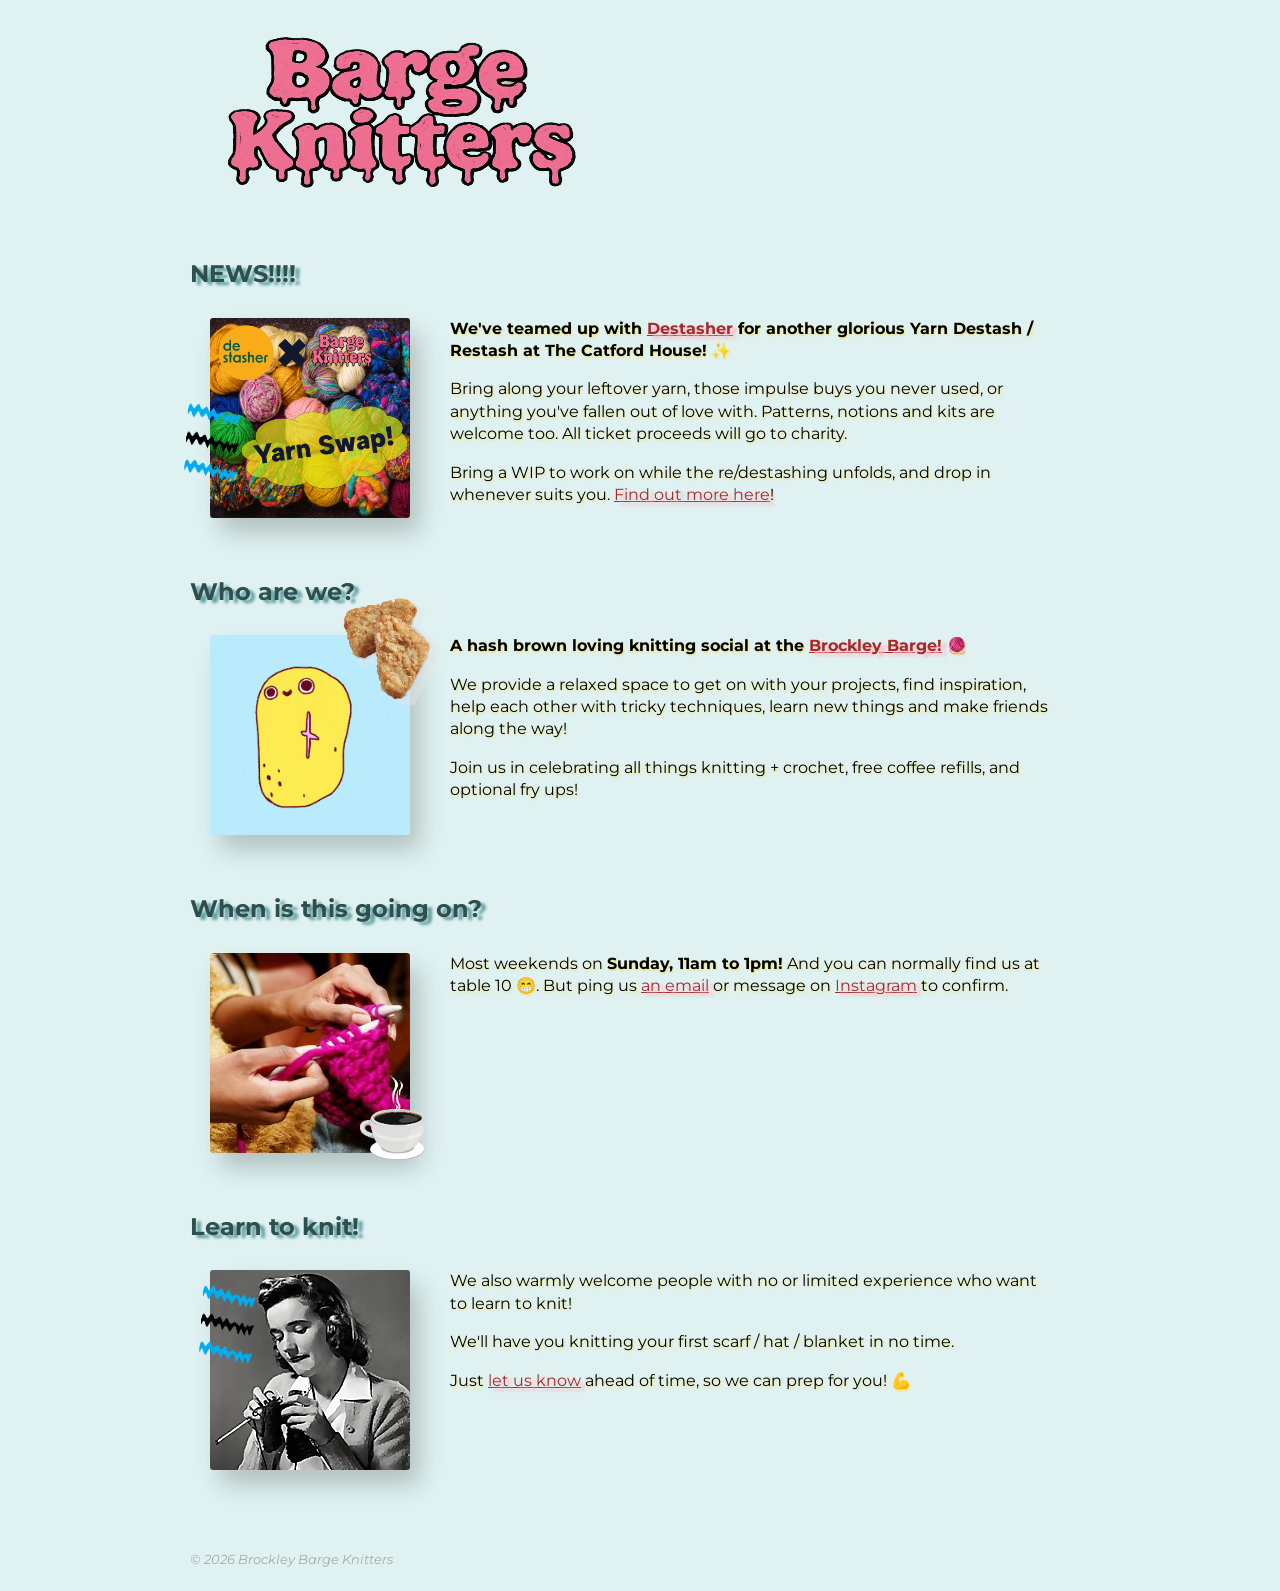
<file: index.html>
<!DOCTYPE html>
<html>

<head>
  <meta charset="utf-8">
  <title>Brockley Barge Knitters</title>
  <link rel="stylesheet" href="css/normalize.css">
  <link rel="stylesheet" href="css/styles.css">
  <link href="https://fonts.googleapis.com/css?family=Montserrat" rel="stylesheet">
  <link rel="shortcut icon" href="favicon.ico" type="image/x-icon" />
  <meta name="viewport" content="width=device-width, initial-scale=1.0">
  <meta property="og:title" content="Brockley Barge Knitters" />
  <meta property="og:type" content="website" />
  <meta property="og:url" content="https://www.bargeknitters.co.uk/" />
  <meta property="og:image" content="https://www.bargeknitters.co.uk/img/vintage.jpg" />
  <meta property="og:description" content="A knitting social at the Brockley Barge" />
</head>

<body>
  <div class="main-wrapper">
    <img class="title-logo" src="img/BargeKnitters.png" alt="Barge Knitters title logo">
    <!-- <h1 class="headline">BROCKLEY BARGE KNITTERS</h1> -->

    <!-- <div class="section">
      <h2 class="section-headline">NEWS!!!!</h2>
      <div class="section-content">
        <div class="hero with-icon">
          <img src="img/scrunchie-workshop.jpg" alt="">
          <img class="icon-4" src="img/waves.png" alt="">
        </div>
        <div>
          <p class="text"><strong>Saturday 30th May - Scrunchie Workshop at The Catford House!</strong> ✨</p>
          <p class="text">Learn a range of techniques and let your creativity loose to make the most cheerful scrunchies!</p>
          <p class="text">All ticket proceeds will be donated to Celia Hammond Animal Trust, who rescue and rehome over 1000 cats each year at their Lewisham centre alone.</p>
          <p class="text"><a class="text-link" href="https://www.outsavvy.com/event/35356/workshop-knit-a-quirky-scrunchie" target="_blank">Book your place here</a>!</p>
        </div>
      </div>
    </div> -->

    <div class="section">
      <h2 class="section-headline">NEWS!!!!</h2>
      <div class="section-content">
        <div class="hero with-icon">
          <img src="img/yarn-swap-barge.PNG" alt="">
          <img class="icon-4" src="img/waves.png" alt="">
        </div>
        <div>
          <p class="text"><strong>We've teamed up with <a class="text-link" href="https://www.destasher.co.uk/" target="_blank">Destasher</a> for another
              glorious Yarn Destash / Restash at The Catford House!</strong> ✨</p>
          <p class="text">Bring along your leftover yarn, those impulse buys you never used, or anything you've fallen out of love with. Patterns, notions and
            kits are welcome too. All ticket proceeds will go to charity.</p>
          <p class="text">Bring a WIP to work on while the re/destashing unfolds, and drop in whenever suits you. <a class="text-link" href="https://www.destasher.co.uk/blog/south-east-london-yarn-swap-19-september" target="_blank">Find out more here</a>!</p>
        </div>
      </div>
    </div>

    <div class="section">
      <h2 class="section-headline">Who are we?</h2>
      <div class="section-content">
        <div class="hero with-icon">
          <img src="img/potato.gif" alt="">
          <img class="icon-1" src="img/hashbrown.png" alt="">
        </div>
        <div>
          <p class="text">
            <strong>A hash brown loving knitting social at the <a class="text-link" href="https://maps.app.goo.gl/MUBkU1AmqKDtoRzM9" target="_blank">
                Brockley Barge!</a>
            </strong> 🧶
          </p>
          <p class="text">We provide a relaxed space to get on with your projects, find inspiration, help each other
            with tricky techniques, learn new things and make friends along the way!</p>
          <p class="text">Join us in celebrating all things knitting + crochet, free coffee refills, and optional fry
            ups!</p>
        </div>
      </div>
    </div>

    <div class="section">
      <h2 class="section-headline">When is this going on?</h2>
      <div class="section-content">
        <div class="hero with-icon">
          <img src="img/knit.jpg" alt="">
          <img class="icon-2" src="img/coffee.gif" alt="">
        </div>
        <div>
          <p class="text">Most weekends on <strong>Sunday, 11am to 1pm!</strong> And you can normally find us at table
            10 😁. But ping us <a class="text-link" href="mailto:minkphole+knitting@gmail.com">an email</a> or message
            on <a class="text-link" href="https://www.instagram.com/minkaotic/">Instagram</a> to confirm.</p>
        </div>
      </div>
    </div>

    <div class="section">
      <h2 class="section-headline">Learn to knit!</h2>
      <div class="section-content">
        <div class="hero with-icon">
          <img src="img/vintage.jpg" alt="">
          <img class="icon-3" src="img/waves.png" alt="">
        </div>
        <div>
          <p class="text">We also warmly welcome people with no or limited experience who want to learn to knit!</p>
          <p class="text">We'll have you knitting your first scarf / hat / blanket in no time.</p>
          <p class="text clear">Just <a class="text-link" href="mailto:minkphole+knitting@gmail.com">let us know</a>
            ahead of time, so we can prep for you! 💪</p>
        </div>
      </div>
    </div>

    <!-- Knitting groups, local yarn shops, more local crafting -->
    <!-- <div class="tiles">
        <a class="tile" href="">
          <img src="img/knitting-group.png" alt="">
          <div class="details">
            <span class="title">Knitting groups</span>
            <span class="info">Fancy a knit & natter?</span>
          </div>
        </a>
        <a class="tile" href="">
          <img src="img/blurb-2.png" alt="">
          <div class="details">
            <span class="title">Local yarn shops</span>
            <span class="info">Get your wool and supplies</span>
          </div>
        </a>
        <a class="tile" href="">
          <img src="img/hoxton-mp.png" alt="">
          <div class="details">
            <span class="title">More local crafting</span>
            <span class="info">Classes, makers + projects</span>
          </div>
        </a>
      </div> -->

    <footer>
      <p>© 2026 Brockley Barge Knitters</p>
    </footer>
</body>

</html>
</file>
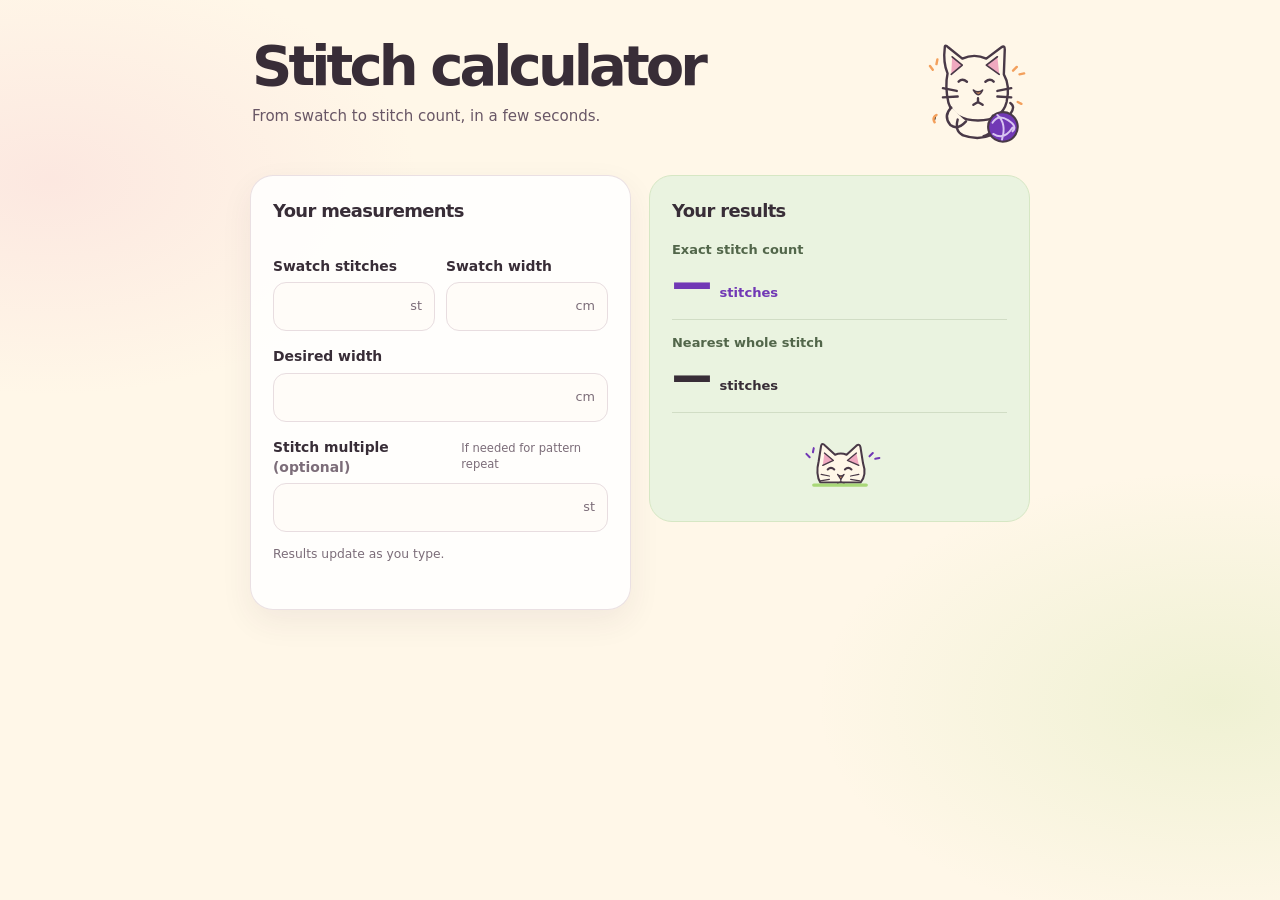
<file: calculator.html>
<!doctype html>
<html lang="en">
<head>
<link rel="shortcut icon" href="favicon.ico" type="image/x-icon" />
<meta charset="utf-8"><meta name="viewport" content="width=device-width, initial-scale=1">
<meta name="theme-color" content="#FFF7E8"><title>Stitch Calculator</title>
<style>
:root{--pink:#F0A9C0;--green:#A9D878;--green-dark:#365A27;--cream:#FFF7E8;--purple:#7138B5;--orange:#F3A05C;--ink:#382D37;--muted:#7C6D79;--line:#E8DDE0}
*{box-sizing:border-box}body{margin:0;min-height:100vh;color:var(--ink);background:radial-gradient(ellipse at 4% 20%,#f0a9c033,transparent 23rem),radial-gradient(ellipse at 95% 78%,#a9d87830,transparent 25rem),var(--cream);font-family:ui-rounded,"Avenir Next",Avenir,"Trebuchet MS",system-ui,sans-serif;line-height:1.45}
.page{width:min(100% - 28px,780px);margin:auto;padding:30px 0 36px}header{display:flex;align-items:center;gap:12px;margin-bottom:25px}.logo{width:42px;height:42px;display:grid;place-items:center;border-radius:15px;background:var(--purple);color:white;transform:rotate(-5deg)}.logo svg{width:25px}.wordmark{font-weight:900;letter-spacing:-.045em;font-size:1.08rem}.tagline{color:var(--muted);font-size:.78rem}
.intro{position:relative;padding:9px 112px 24px 2px;min-height:145px}h1{margin:0;font-size:clamp(2.3rem,7vw,3.5rem);letter-spacing:-.07em;line-height:.98}.intro p{margin:12px 0 0;color:#695766;font-size:.94rem}.doodle{position:absolute;width:104px;height:120px;right:0;top:0;overflow:visible}
.calculator{display:grid;grid-template-columns:1fr 1fr;gap:18px;align-items:start}.panel{border-radius:23px;padding:22px;border:1px solid #e8dde0e6;background:#ffffffd6;box-shadow:0 12px 32px #4d304212}.panel.results{background:#EAF3E0;border-color:#D6E7C4;box-shadow:none}h2{margin:0 0 17px;font-size:1.12rem;letter-spacing:-.035em}
.field{margin-top:15px}.label-line{display:flex;align-items:baseline;justify-content:space-between;gap:8px;margin-bottom:6px}label{font-weight:800;font-size:.87rem}.hint{color:var(--muted);font-size:.72rem}.input-wrap{display:flex;align-items:center;border:1.5px solid var(--line);background:#FFFCF8;border-radius:13px}.input-wrap:focus-within{border-color:var(--purple);box-shadow:0 0 0 3px #7138b51c}input{width:100%;min-width:0;border:0;outline:0;background:transparent;padding:12px 13px;color:var(--ink);font:inherit;font-size:1rem;font-weight:750}.unit{color:var(--muted);padding:0 12px 0 2px;font-size:.8rem}.two-fields{display:grid;grid-template-columns:1fr 1fr;gap:11px}.small-note{font-size:.77rem;color:var(--muted);margin:14px 0 0}
.result{padding:14px 0;border-bottom:1px solid #536f412b}.result:first-of-type{padding-top:0}.result:last-of-type{border-bottom:0;padding-bottom:0}.result-label{font-size:.81rem;font-weight:800;color:#52664A}.result-value{margin-top:3px;font-size:clamp(1.8rem,5vw,2.4rem);line-height:1.1;letter-spacing:-.055em;font-weight:950;overflow-wrap:anywhere;font-variant-numeric:tabular-nums}.result-value span{font-size:.82rem;letter-spacing:0;font-weight:700}.exact .result-value{color:var(--purple)}.result-detail{color:#5E7055;font-size:.76rem;margin-top:5px}.error{min-height:1.1em;margin:9px 0 0;font-size:.78rem;font-weight:700;color:#A22D4C}.bottom-cat{width:82px;height:64px;margin:22px auto 0;display:block}footer{margin-top:24px;text-align:center;color:var(--muted);font-size:.75rem}
@media(max-width:620px){.page{width:min(100% - 20px,440px);padding-top:18px}header{margin-bottom:20px}.intro{min-height:128px;padding-right:93px;padding-bottom:20px}.doodle{width:86px;height:104px}.calculator{grid-template-columns:1fr;gap:13px}.panel{padding:19px;border-radius:20px}.panel.results{order:2}.bottom-cat{margin-top:16px}}
@media(max-width:360px){.two-fields{grid-template-columns:1fr;gap:0}.intro{padding-right:75px}.doodle{width:70px}}
</style></head>
<body><div class="page">
<section class="intro"><h1>Stitch calculator</h1><p>From swatch to stitch count, in a few seconds.</p>
<!-- Hand-drawn cat with yarn -->
<svg class="doodle" viewBox="0 0 112 130" role="img" aria-label="Hand-drawn cat sitting beside a ball of yarn"><g stroke="#493947" stroke-width="2.6" stroke-linecap="round" stroke-linejoin="round" fill="none"><path d="M23 47Q18 35 20 19Q20 15 24 19L39 31Q52 25 65 31L81 19Q85 16 85 21L84 48Q91 60 87 78Q82 98 56 98Q30 98 24 79Q20 61 23 47Z" fill="#FFF7E8"/><path d="M28 29 39 38 27 48M77 29 65 38 79 48" fill="#F0A9C0" stroke-width="1.8"/><path d="M35 56Q39 52 44 56M64 56Q69 52 73 56"/><path d="M51 65Q56 69 61 65Q57 75 51 65Z" fill="#F3A05C" stroke-width="1.7"/><path d="M56 74v4m0 0-5 3m5-3 5 3M33 66 18 63M34 72 18 73M77 66 92 63M77 72 92 73"/><path d="M27 84Q18 93 26 103Q34 109 43 99" fill="#FFF7E8"/><path d="M72 93Q84 101 91 91Q97 83 91 79"/><path d="M34 97Q30 112 43 115M69 97Q74 112 62 115M39 114Q56 120 70 114"/></g><g transform="translate(83 105) rotate(-13)"><circle r="16" fill="#7138B5" stroke="#493947" stroke-width="2.3"/><path d="M-10 -7Q-2 -15 7 -6T9 7M-12 5Q-2 15 10 3M-3 -14Q5 -3-4 13" fill="none" stroke="#D9C5F2" stroke-width="2.1" stroke-linecap="round"/></g><path d="M7 43l-3-4m7-2 1-5M94 44l4-4m3 8 5-1M11 92q-5 3-2 8m90-22 4 2" stroke="#F3A05C" stroke-width="2.6" stroke-linecap="round"/></svg>
</section>
<main class="calculator">
<section class="panel" aria-labelledby="measurements-heading"><h2 id="measurements-heading">Your measurements</h2>
<div class="two-fields"><div class="field"><div class="label-line"><label for="swatchStitches">Swatch stitches</label></div><div class="input-wrap"><input id="swatchStitches" type="number" min="0.000001" step="any" inputmode="decimal" aria-describedby="error"><span class="unit">st</span></div></div>
<div class="field"><div class="label-line"><label for="swatchCm">Swatch width</label></div><div class="input-wrap"><input id="swatchCm" type="number" min="0.000001" step="any" inputmode="decimal" aria-describedby="error"><span class="unit">cm</span></div></div></div>
<div class="field"><div class="label-line"><label for="desiredCm">Desired width</label></div><div class="input-wrap"><input id="desiredCm" type="number" min="0.000001" step="any" inputmode="decimal" aria-describedby="error"><span class="unit">cm</span></div></div>
<div class="field"><div class="label-line"><label for="multiple">Stitch multiple <span style="color:var(--muted);font-weight:600">(optional)</span></label><span class="hint">If needed for pattern repeat</span></div><div class="input-wrap"><input id="multiple" type="number" min="1" step="1" inputmode="numeric" aria-describedby="error"><span class="unit">st</span></div></div>
<p class="small-note">Results update as you type.</p><p class="error" id="error" role="alert" aria-live="polite"></p>
</section>
<section class="panel results" aria-labelledby="results-heading"><h2 id="results-heading">Your results</h2>
<div class="result exact"><div class="result-label">Exact stitch count</div><div class="result-value" id="exactResult">— <span>stitches</span></div></div>
<div class="result"><div class="result-label">Nearest whole stitch</div><div class="result-value" id="wholeResult">— <span>stitches</span></div></div>
<div class="result" id="multipleBox" hidden>
  <div class="result-label">
    Nearest multiple of <span id="multipleLabel">—</span>
  </div>
  <div class="result-value" id="multipleResult">— <span>stitches</span></div>
  <div class="result-detail" id="multipleDetail"></div>

  <div class="result-label alternative-label" id="alternativeLabel" hidden>
  </br>
    Alternatively: <span id="alternativeStitches">—</span> stitches
  </div>
  <div class="result-detail" id="alternativeDetail" hidden></div>
</div>
<svg class="bottom-cat" viewBox="0 0 100 70" role="img" aria-label="A tiny hand-drawn cat peeking over a line"><g fill="#FFF7E8" stroke="#493947" stroke-width="2.5" stroke-linejoin="round" stroke-linecap="round"><path d="M26 54Q20 44 24 28L27 9Q28 5 32 9L44 20Q51 17 58 20L70 9Q74 6 75 11L78 30Q83 45 75 54Z"/><path d="M31 18 42 27 29 33M70 18 59 27 73 33" fill="#F0A9C0" stroke-width="1.6"/><path d="M35 38q4-4 8 0m13 0q4-4 8 0" fill="none"/><path d="M47 44q4 4 8 0l-4 6Z" fill="#F3A05C" stroke-width="1.5"/><path d="M51 50v3m0 0-4 2m4-2 4 2M37 46l-10-2m10 6-11 2m37-6 10-2m-10 6 11 2" fill="none" stroke-width="1.5"/><path d="M18 57h64" fill="none" stroke="#A9D878" stroke-width="4"/></g><path d="M13 23l-4-4m8-2 1-5m68 10 4-4m3 7 5-1" fill="none" stroke="#7138B5" stroke-width="2.5" stroke-linecap="round"/></svg>
</section></main></div>
<script>
(()=>{const $=id=>document.getElementById(id);const stitchInput=$("swatchStitches"),swatchCmInput=$("swatchCm"),desiredInput=$("desiredCm"),multipleInput=$("multiple"),error=$("error");
const format=n=>Number.isFinite(n)?new Intl.NumberFormat(undefined,{maximumFractionDigits:2}).format(n):"—";const word=n=>n===1?"stitch":"stitches";
const show=(id,n)=>{$(id).innerHTML=`${format(n)} <span>${word(n)}</span>`};

function clear() {
  $("exactResult").innerHTML = '— <span>stitches</span>';
  $("wholeResult").innerHTML = '— <span>stitches</span>';
  $("multipleBox").hidden = true;
  $("multipleDetail").textContent = "";
  $("alternativeLabel").hidden = true;
  $("alternativeDetail").hidden = true;
};

function update() {
  error.textContent = "";

  if ([stitchInput, swatchCmInput, desiredInput]
      .some(x => x.value.trim() === "")) {
    clear();
    return;
  }

  const s = Number(stitchInput.value);
  const cm = Number(swatchCmInput.value);
  const w = Number(desiredInput.value);

  if (![s, cm, w].every(Number.isFinite) || s <= 0 || cm <= 0 || w <= 0) {
    error.textContent = "Enter measurements greater than zero.";
    clear();
    return;
  }

  const exact = s / cm * w;

  if (!Number.isFinite(exact)) {
    error.textContent = "Those measurements are too large to calculate.";
    clear();
    return;
  }

  show("exactResult", exact);
  show("wholeResult", Math.round(exact));

  const mt = multipleInput.value.trim();

  if (mt === "") {
    $("multipleBox").hidden = true;
    return;
  }

  const m = Number(mt);

  if (!Number.isInteger(m) || m < 1 || !Number.isFinite(m)) {
    $("multipleBox").hidden = true;
    error.textContent =
      "The optional stitch multiple must be a whole number of 1 or more.";
    return;
  }

  const lo = Math.floor(exact / m) * m;
  const hi = Math.ceil(exact / m) * m;

  // Keep the current selection behaviour for the nearest multiple.
  const result = exact - lo < hi - exact ? lo : hi;

  // The alternative is the other adjacent multiple.
  const alternative = result === lo ? hi : lo;

  $("multipleBox").hidden = false;
  $("multipleLabel").textContent = format(m);
  show("multipleResult", result);

  const actualWidth = result * cm / s;
  const diff = actualWidth - w;

  $("multipleDetail").textContent =
    Math.abs(diff) < 0.005
      ? "Matches your desired width."
      : `${format(actualWidth)} cm wide (${format(Math.abs(diff))} cm ${diff > 0 ? "over" : "under"})`;

  // Display the alternative stitch count and its width.
  $("alternativeLabel").hidden = false;
  $("alternativeStitches").textContent = format(alternative);

  const alternativeWidth = alternative * cm / s;
  const alternativeDiff = alternativeWidth - w;

  $("alternativeDetail").hidden = false;
  $("alternativeDetail").textContent =
    Math.abs(alternativeDiff) < 0.005
      ? "Matches your desired width."
      : `${format(alternativeWidth)} cm wide (${format(Math.abs(alternativeDiff))} cm ${alternativeDiff > 0 ? "over" : "under"})`;
};

[stitchInput,swatchCmInput,desiredInput,multipleInput].forEach(el=>el.addEventListener("input",update));
})();
</script></body></html>
</file>
<file: css/styles.css>
/* ------- Fonts --------------------- */

* {
  font-family: 'Montserrat', sans-serif;
}

/* ------- Main Styles --------------------- */

body {
  background-color: #dff2f1;
  box-sizing: border-box;
}

.main-wrapper {
  display: flex;
  flex-direction: column;
  margin: 10px 20px;
}

.headline {
  color: darkslategrey;
  text-shadow: 5px 3px 3px cyan;
  margin-top: 30px;
}

.title-logo {
  max-height: 220px;
  max-width: 420px;
}

.section-headline {
  color: darkslategrey;
  text-shadow: 5px 3px 3px cadetblue;
  margin: 30px 0;
}

.text {
  text-shadow: 1px 2px 2px khaki;
  max-width: 600px;
  line-height: 1.4;
}

/* .tiles {
  display: flex;
  flex-wrap: wrap;
} */

.tile, .hero {
  margin: 0 40px 30px 20px;
  box-shadow: 10px 15px 25px 0 rgba(0, 0, 0, .2);
}

.tile, .tile img, .hero, .hero img {
  height: 200px;
  width: 200px;
  border-radius: 3px;
}

.with-icon {
  position: relative;
}

img.icon-1 {
  position: absolute;
  height: 110px;
  width: 145px;
  top: -40px;
  left: 105px;
}

img.icon-2 {
  position: absolute;
  height: 85px;
  width: 65px;
  top: 122px;
  left: 150px;
}

img.icon-3 {
  position: absolute;
  height: 90px;
  width: 65px;
  top: 10px;
  left: -15px;
}

img.icon-4 {
  position: absolute;
  height: 90px;
  width: 65px;
  top: 80px;
  left: -30px;
}

.text-link,
.text-link:visited {
  color: brown;
  text-shadow: 5px 3px 3px lightpink;
  transition-duration: 0.4s;
}

.text-link:hover {
  text-shadow: 5px 3px 3px lightsalmon;
}

footer {
  margin-top: 40px;
  color: darkgray;
  font-style: italic;
  font-size: 0.8rem;
}

.clear {
  clear: both;
}

@media all and (min-width: 425px) {
  .tile, .hero {
    float: left;
  }
}

@media all and (min-width: 555px) {
  .clear {
    clear: none;
  }
}

@media all and (min-width: 590px) {
  .tile, .hero {
    float: none;
  }

  .section-content {
    display: flex;
  }

  .text {
    margin-top: 0;
  }
}

@media all and (min-width: 820px) {
  .headline {
    font-size: 50px;
  }

  .main-wrapper {
    margin: 10px auto;
    padding: 0 40px;
    max-width: 900px;
  }
}


@media all and (min-width: 990px) {
  .headline {
    font-size: 60px;
  }
}

/* ------- Tile Animations --------------------- */

/* https://codepen.io/chrisdothtml/pen/OVmgwK?editors=0100 */

/* .tile {
  position: relative;
  overflow: hidden;
}

.tile:before {
  content: '';
  background: linear-gradient( to bottom, rgba(0, 0, 0, 0) 0%, rgba(0, 0, 0, 0.7) 100%);
  width: 100%;
  height: 70%;
  opacity: 1;
  position: absolute;
  top: 30%;
  left: 0;
  z-index: 2;
}

.tile .details {
  font-size: 16px;
  padding: 0 18px 20px;
  color: #fff;
  position: absolute;
  bottom: 0;
  left: 0;
  z-index: 3;
}

.tile .details .title {
  display: block;
  line-height: 1;
  font-weight: 600;
  font-size: 12px;
  text-align: center;
}

.tile .details .info {
  display: none;
}

@media all and (min-width: 900px) {
  .tile .details {
    padding: 20px;
  }

  .tile .details .title {
    font-size: 18px;
    text-align: left;
  }

  .tile .details .info {
    display: block;
    line-height: 1.2;
    margin-top: 5px;
    font-size: 12px;
  }
}

@media (hover: hover) {
  .tiles {
    font-size: 0;
  }

  .tile:before {
    opacity: 0;
    top: 100%;
    transition-property: top, opacity;
    transition-duration: 0.3s;
  }

  .tile .details span {
    opacity: 0;
    position: relative;
    top: 100px;
    transition-property: top, opacity;
    transition-duration: 0.3s;
  }

  .tile:hover:before, .tile:hover span {
    opacity: 1;
  }

  .tile:hover:before {
    top: 30%;
  }

  .tile:hover span {
    top: 0;
  }

  .tile:hover .title {
    transition-delay: 0.15s;
  }

  .tile:hover .info {
    transition-delay: 0.25s;
  }
} */
</file>
